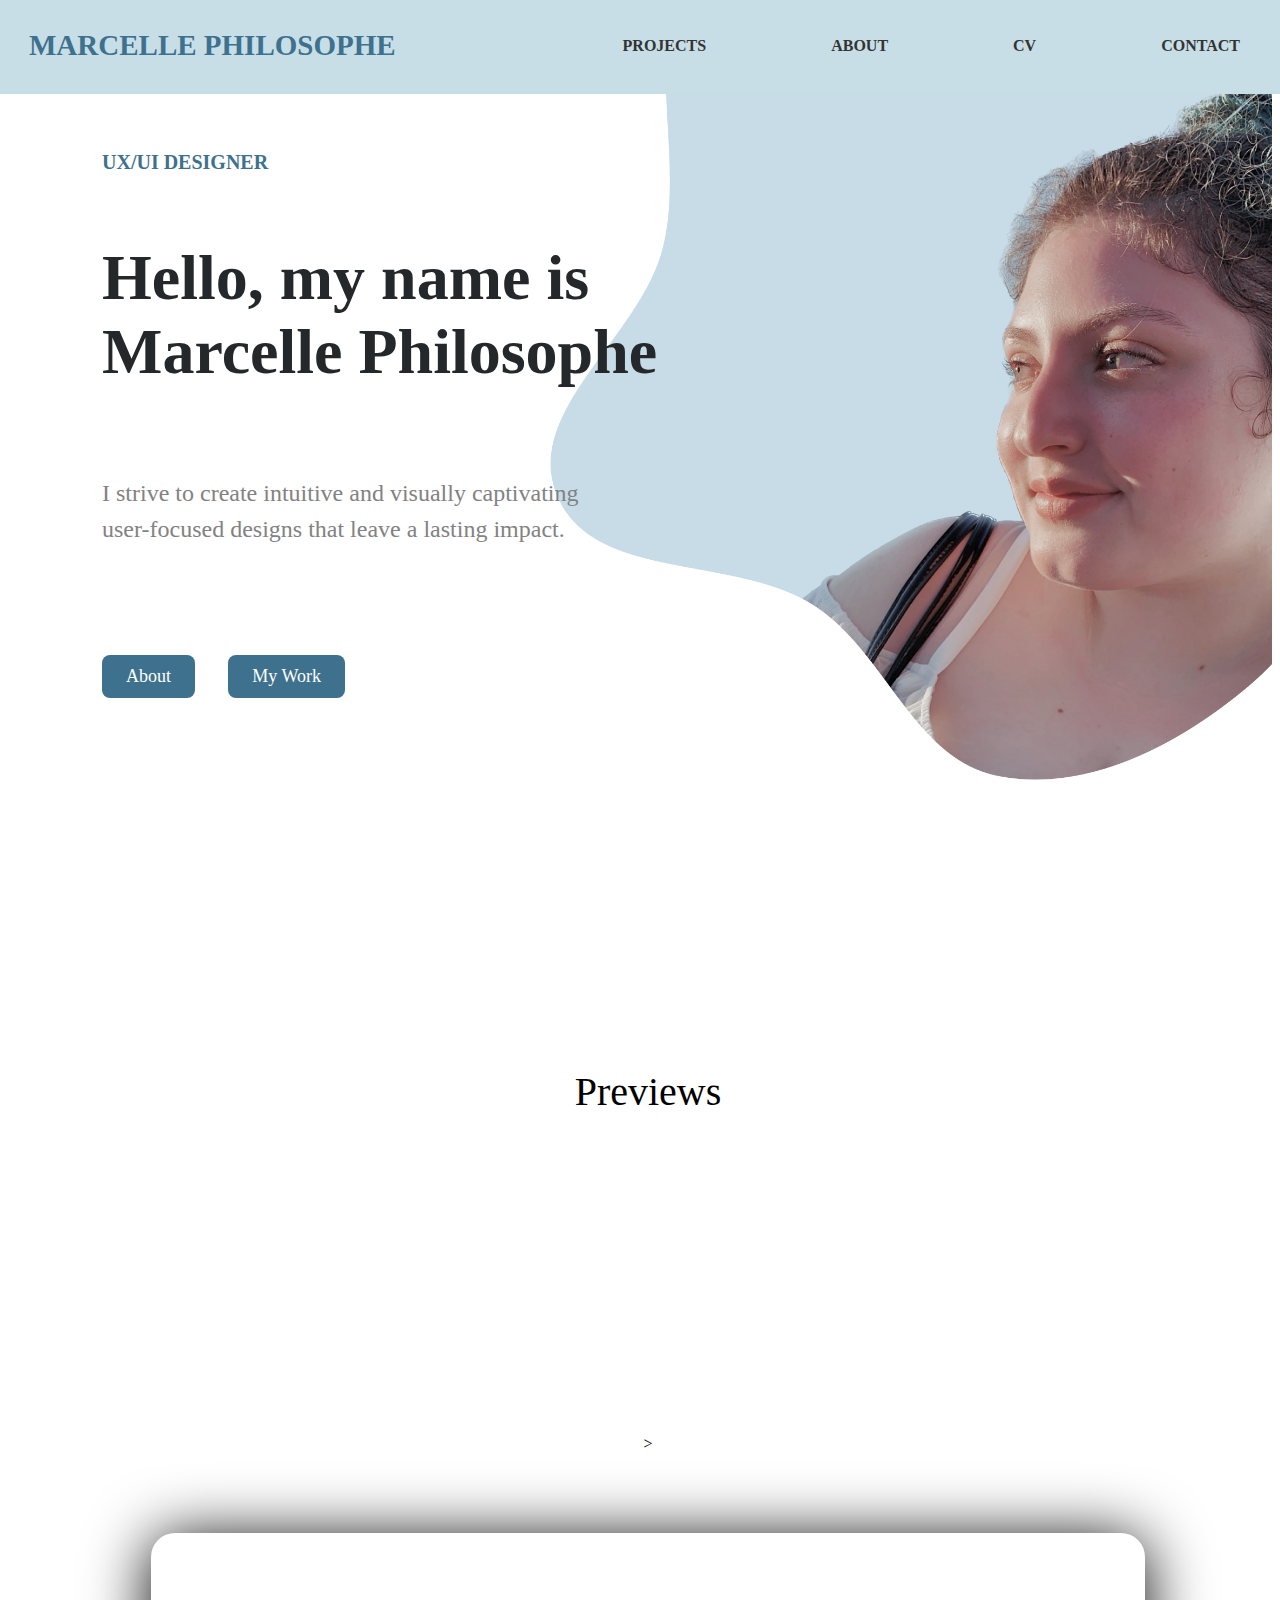
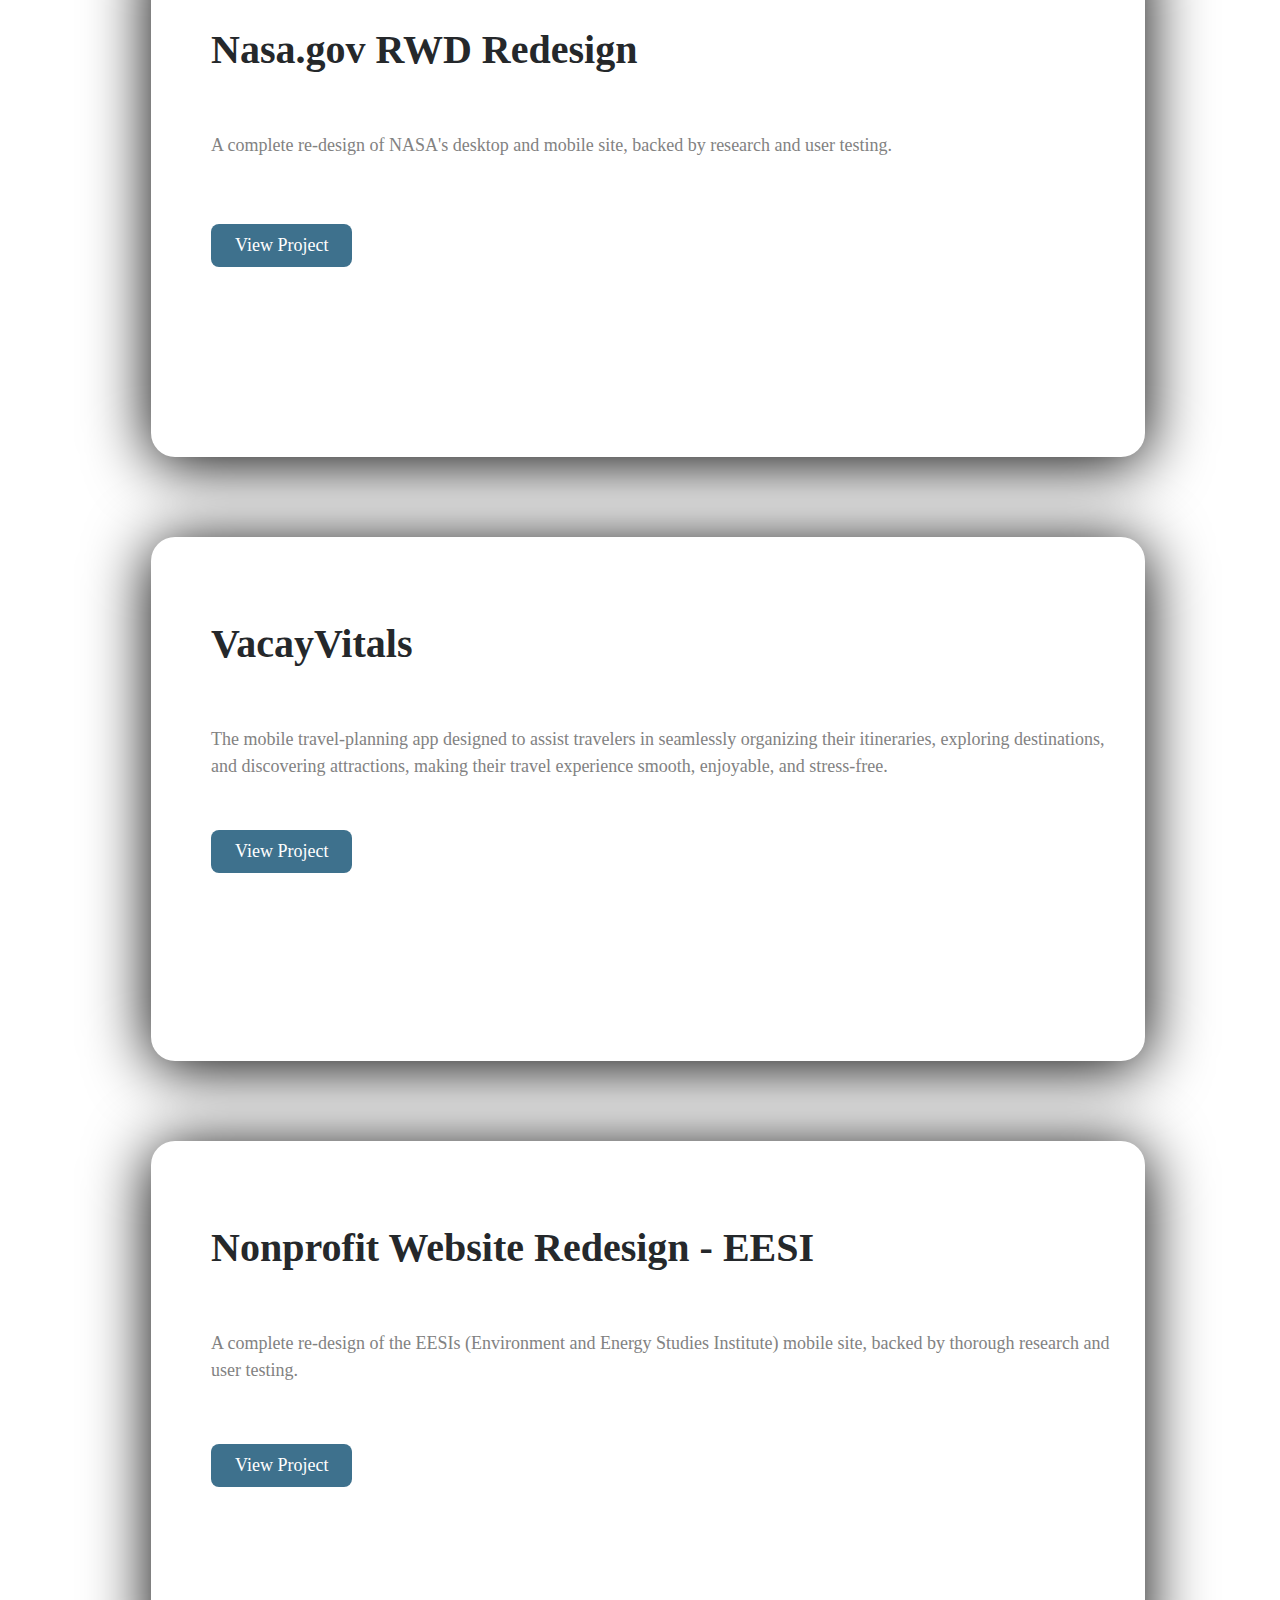
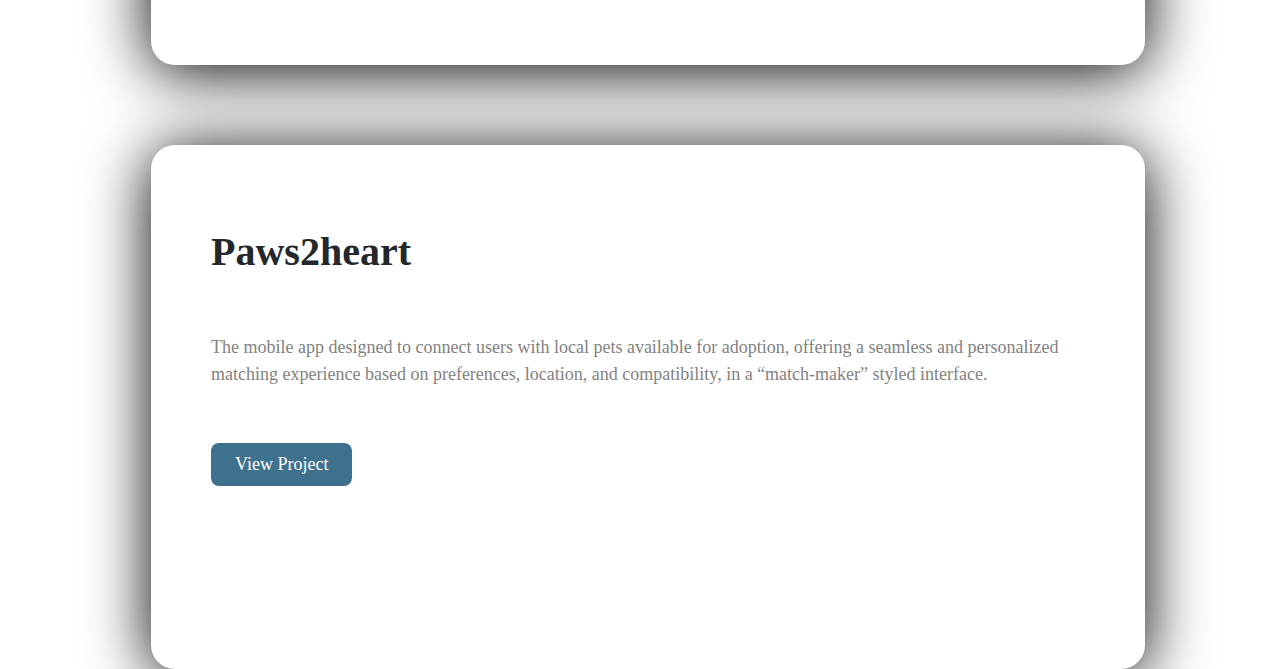
<file: index.html>
<!DOCTYPE html>
<html>
<head>
    <link rel="stylesheet" type="text/css" href="index.css">

</head>
<body>
  <header>
    <nav>
        <p style=
        "color: #3E718D;
        font-family: Nunito Sans;
        font-size: 29px;
        font-style: normal;
        font-weight: 600;
        line-height: normal;
        text-transform: uppercase;">Marcelle Philosophe</p>
        <div>
            <button class="menu-item" onclick="navigateTo('MyWork.html')">Projects</button>
            <button class="menu-item" onclick="navigateTo('about.html')">About</button>
            <button class="menu-item" onclick="navigateTo('cv.html')">CV</button>
            <button class="menu-item" onclick="navigateTo('contact.html')">Contact</button>
        </div>
    </nav>
  </header>
  
  <main>
    <section>
        <div class="main-div-1">
            <h1 style="
                color: #3E718D;
                font-family: Nunito Sans;
                font-size: 20px;
                font-style: normal;
                font-weight: 700;
                line-height: normal;
                text-transform: uppercase;
                ">UX/UI Designer</h1>
            <div class="main-div-2">
                <h2 class="main-head" style= "font-size: 64px;">
                    Hello, my name is Marcelle Philosophe
                </h2>
                <p class="body" style="
                    font-size: 24px;
                    width: 486px;
                    left: 0;
                    padding-bottom: 40px;">
                    I strive to create intuitive and visually 
                    captivating user-focused designs that leave a 
                    lasting impact.
                </p>
            </div>
            <div class= "main-buttons">
                <button class="button">About</button> 
                <button class="button">My Work</button> 
            </div>
        </div>
    <div>
        <img src="main pic profile.png" alt="main-profile" class="right-photo">
    </div>
    </section>

    <div class="card-container">
        <p class="preview" style="padding-bottom: 200px;">Previews</p>>
        <div class="card">
            <div class="card-text">
                <h1 class="main-card-head" style="padding-top: 10px;">Nasa.gov RWD Redesign</h1>
                <p class="main-card-body" style="padding-bottom: 40px;">A complete re-design of NASA's desktop
                and mobile site, backed by research and 
                user testing.</p>
                <button class="button">View Project</button> 
            </div>
        </div>
        <div class="card">
            <div class="card-text">
                <h1 class="main-card-head">VacayVitals</h1>
                <p class="main-card-body" style="padding-bottom: 25px;">The mobile travel-planning app designed 
                    to assist travelers in seamlessly organizing 
                    their itineraries, exploring destinations, 
                    and discovering attractions, making their 
                    travel experience smooth, enjoyable, 
                    and stress-free.</p>
                <button class="button">View Project</button> 
            </div>
        </div>
        <div class="card">
            <div class="card-text">
                <h1 class="main-card-head">Nonprofit Website Redesign - EESI</h1>
                <p class="main-card-body" style="padding-bottom: 35px;">A complete re-design of the EESIs 
                (Environment and Energy Studies Institute) 
                mobile site, backed by thorough research 
                and user testing.</p>
                <button class="button">View Project</button> 
            </div>
        </div>
        <div class="card">
            <div class="card-text">
                <h1 class="main-card-head">Paws2heart</h1>
                <p class="main-card-body" style="padding-bottom: 30px;">The mobile app designed to connect users with 
                local pets available for adoption, offering a 
                seamless and personalized matching experience 
                based on preferences, location, 
                and compatibility, in a “match-maker”
                styled interface.</p>
                <button class="button">View Project</button> 
            </div>
        </div>
    </div>
  </main>
  <script src="marcelle.js"></script>
</body>
</html>
</file>
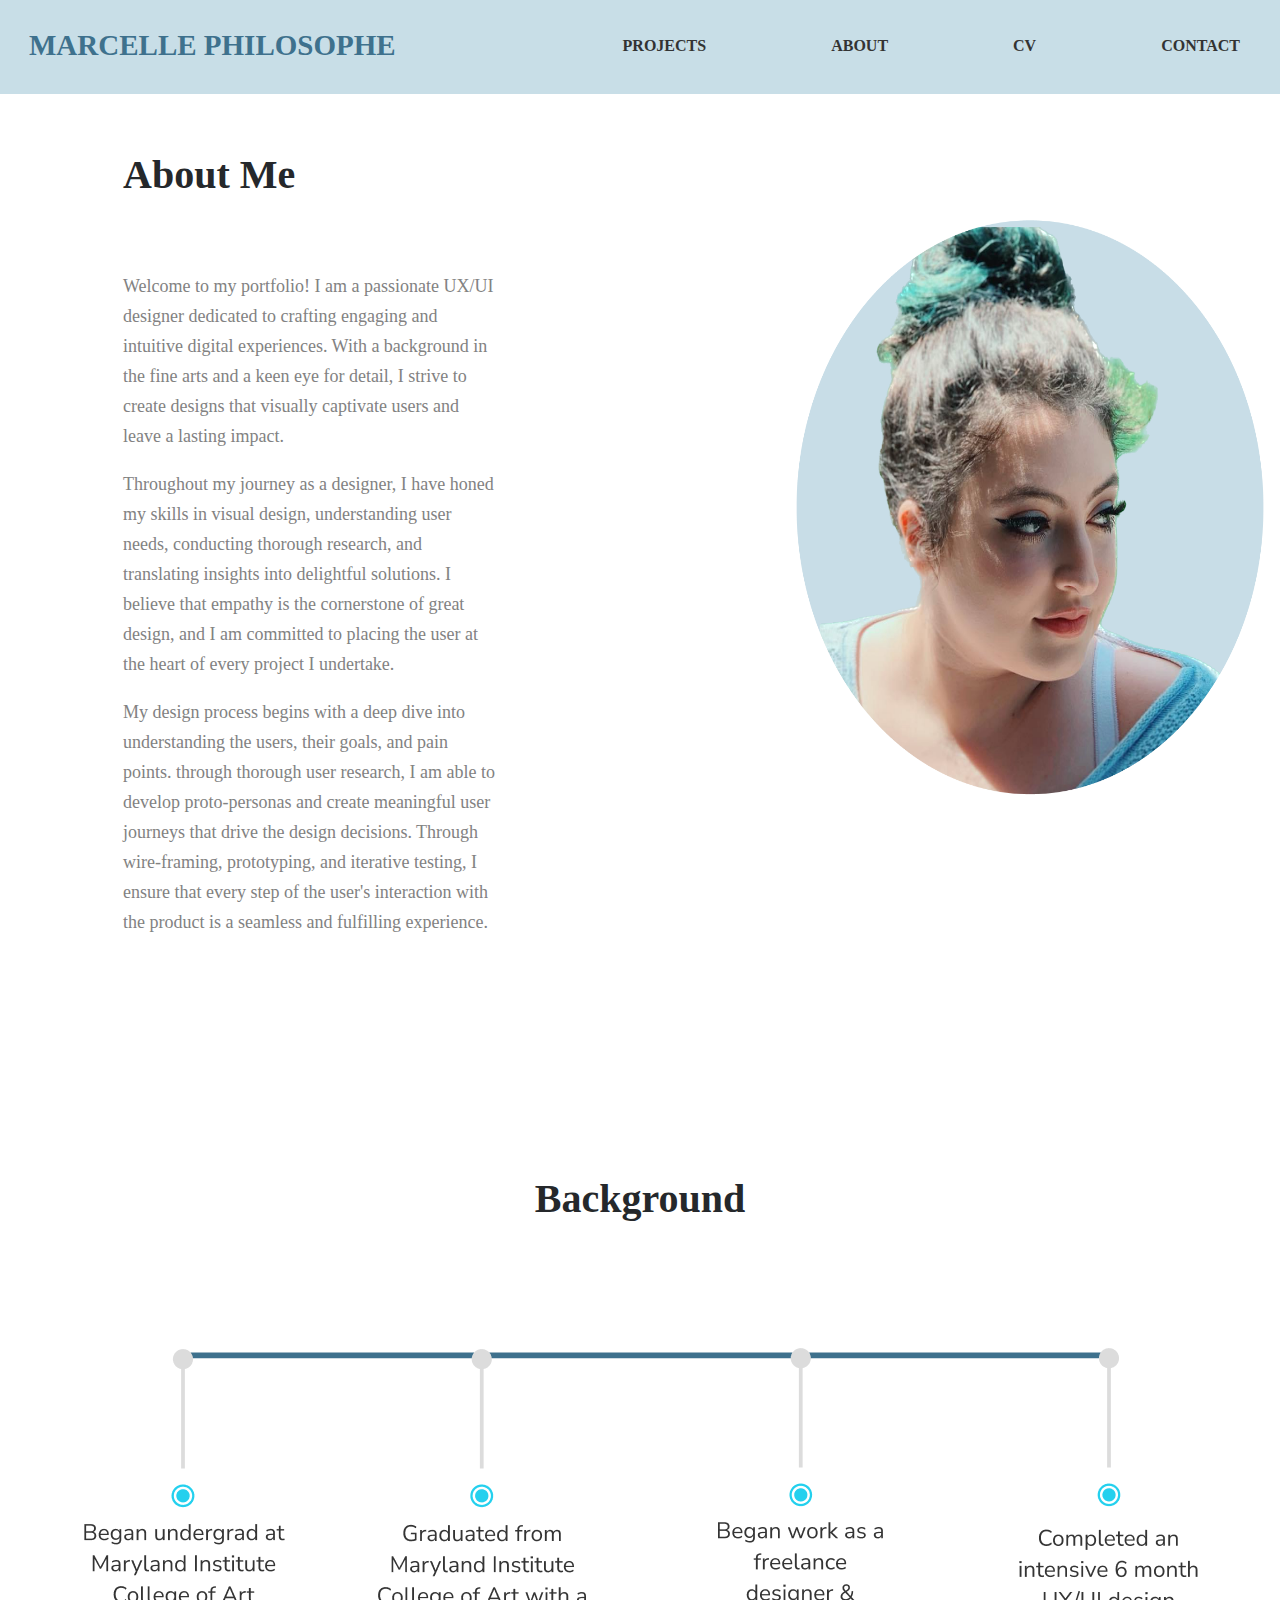
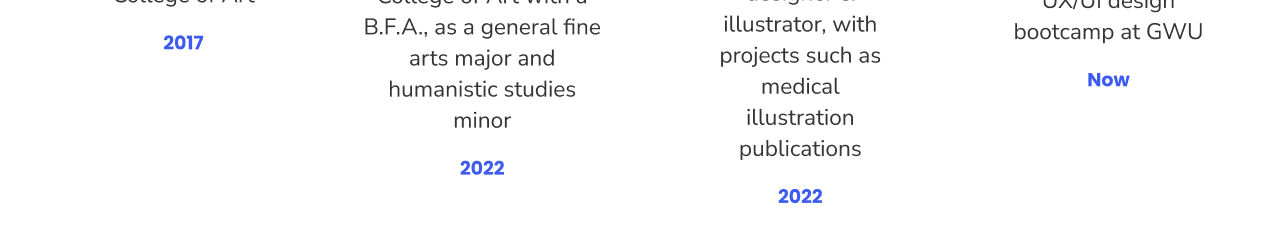
<file: about.html>
<!DOCTYPE html>
<html>
<head>
    <link rel="stylesheet" type="text/css" href="index.css">
</head>
<body>
  <header>
    <nav>
        <p style=
        "color: #3E718D;
        font-family: Nunito Sans;
        font-size: 29px;
        font-style: normal;
        font-weight: 600;
        line-height: normal;
        text-transform: uppercase;">Marcelle Philosophe</p>
        <div>
            <button class="menu-item" onclick="navigateTo('MyWork.html')">Projects</button>
            <button class="menu-item" onclick="navigateTo('about.html')">About</button>
            <button class="menu-item" onclick="navigateTo('cv.html')">CV</button>
            <button class="menu-item" onclick="navigateTo('contact.html')">Contact</button>
        </div>
    </nav>
  </header>
  <main>
    <div class="grid-container">
        <div class="about-me">
          <h2>About Me</h2>
          <p>
            <p>
            Welcome to my portfolio! I am a passionate UX/UI designer dedicated to 
            crafting engaging and intuitive digital experiences. With a background 
            in the fine arts and a keen eye for detail, I strive to create designs that visually captivate users and leave a lasting impact.
            </p>
            <p>
            Throughout my journey as a designer, I have honed my skills in visual design, 
            understanding user needs, conducting thorough research, and translating insights into delightful solutions. 
            I believe that empathy is the cornerstone of great design, and I am committed to placing the user at the heart 
            of every project I undertake.
            </p>
            <p>
            My design process begins with a deep dive into understanding the users, their goals, and pain points. 
            through thorough user research, I am able to develop proto-personas and create meaningful user journeys 
            that drive the design decisions. Through wire-framing, prototyping, and iterative testing, I ensure that 
            every step of the user's interaction with the product is a seamless and fulfilling experience.
            </p>
          </p>
        </div>
        <div class="image-right">
          <!-- Image for the right column -->
          <img src="about me.png" alt="about me profile pic">
        </div>
      </div>
    <div class="background-container">
        <h3>Background</h3>
        <img src="background.png" alt="background">
    </div>
  </main>
  <script src="marcelle.js"></script>
</body>
</html>
</file>
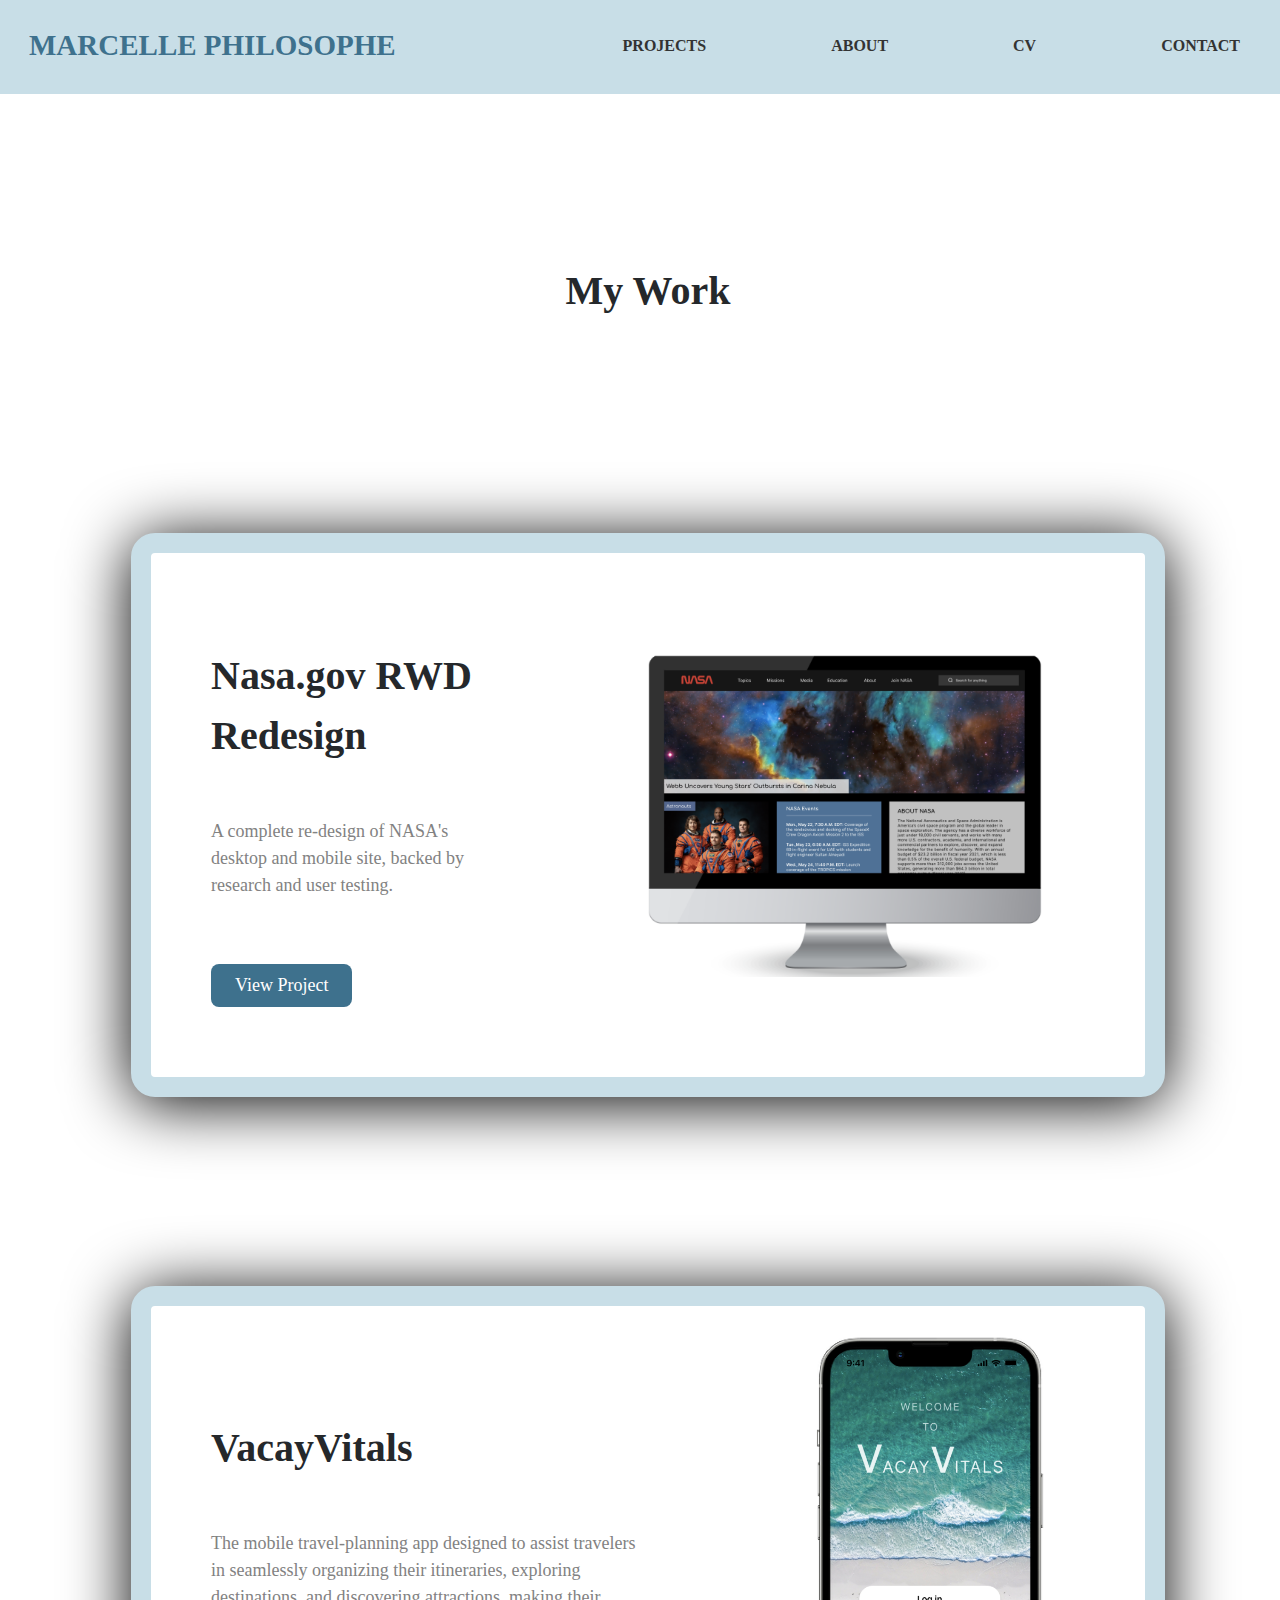
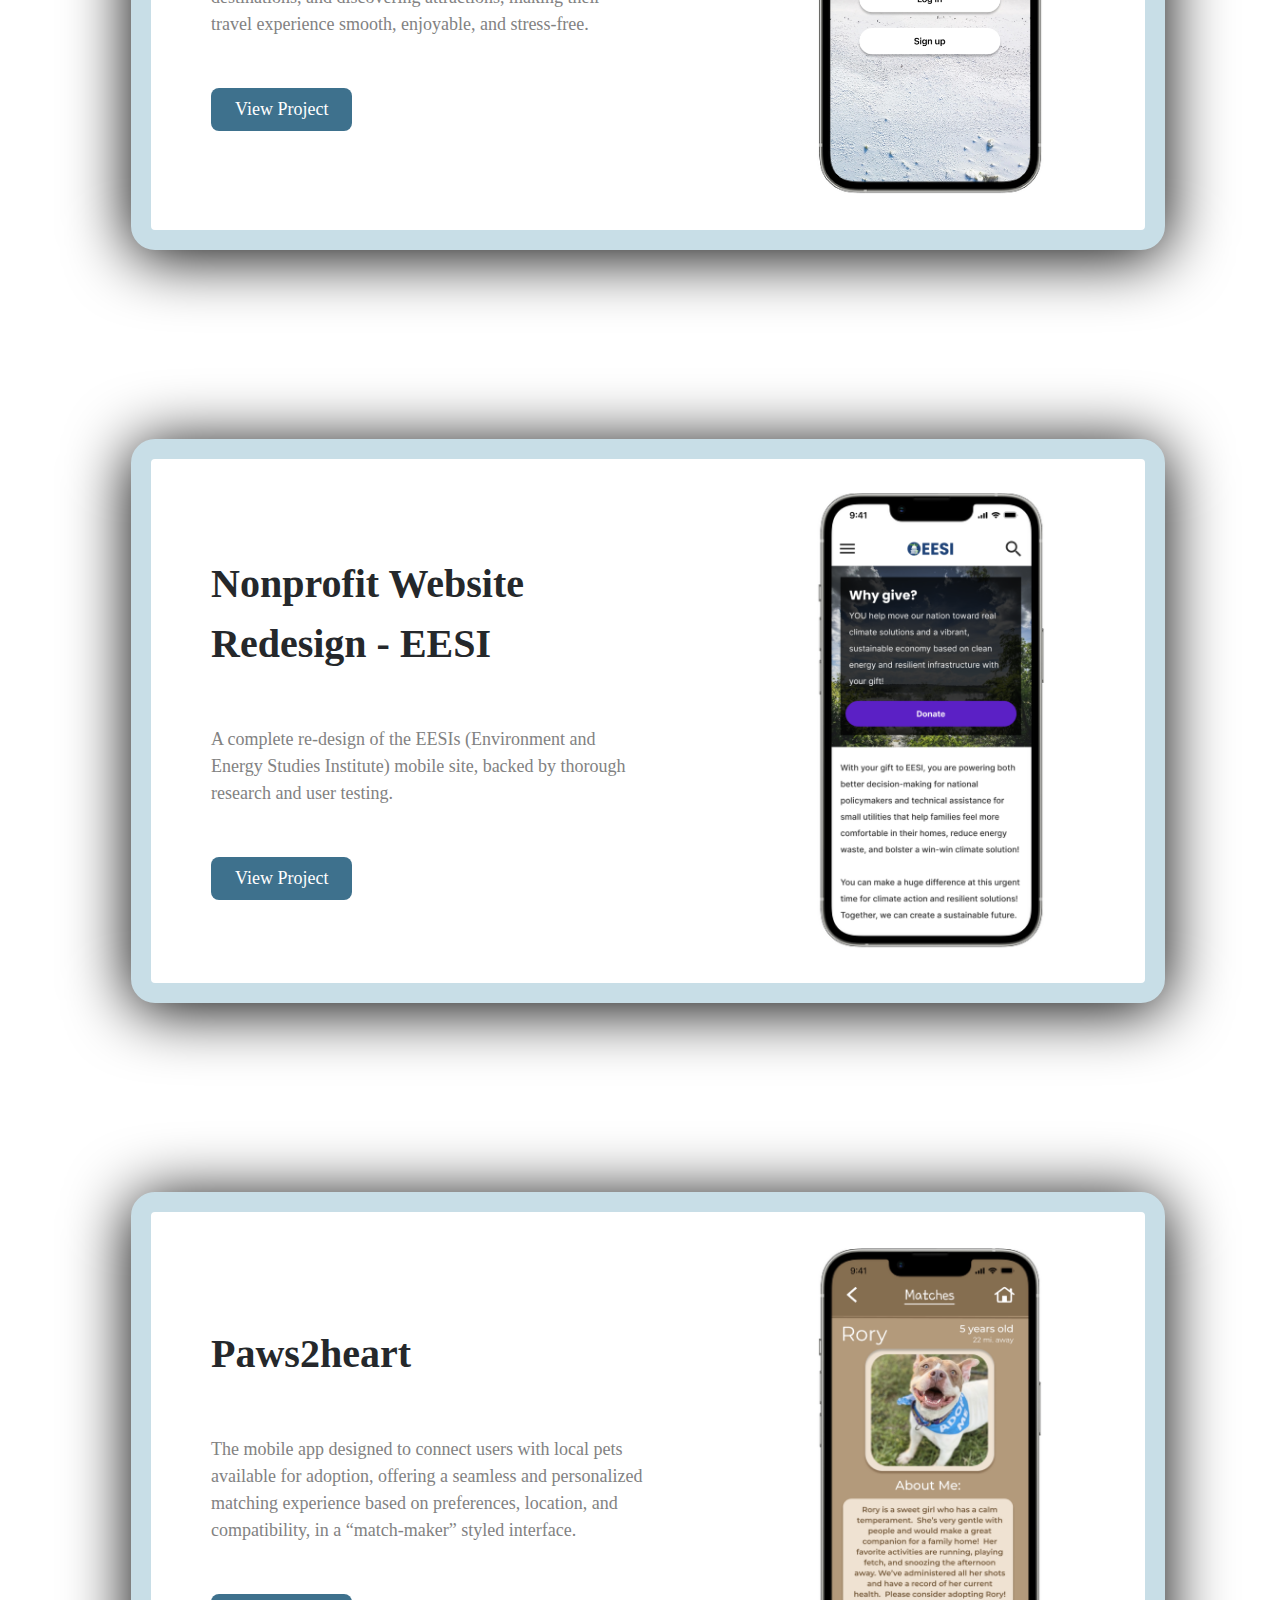
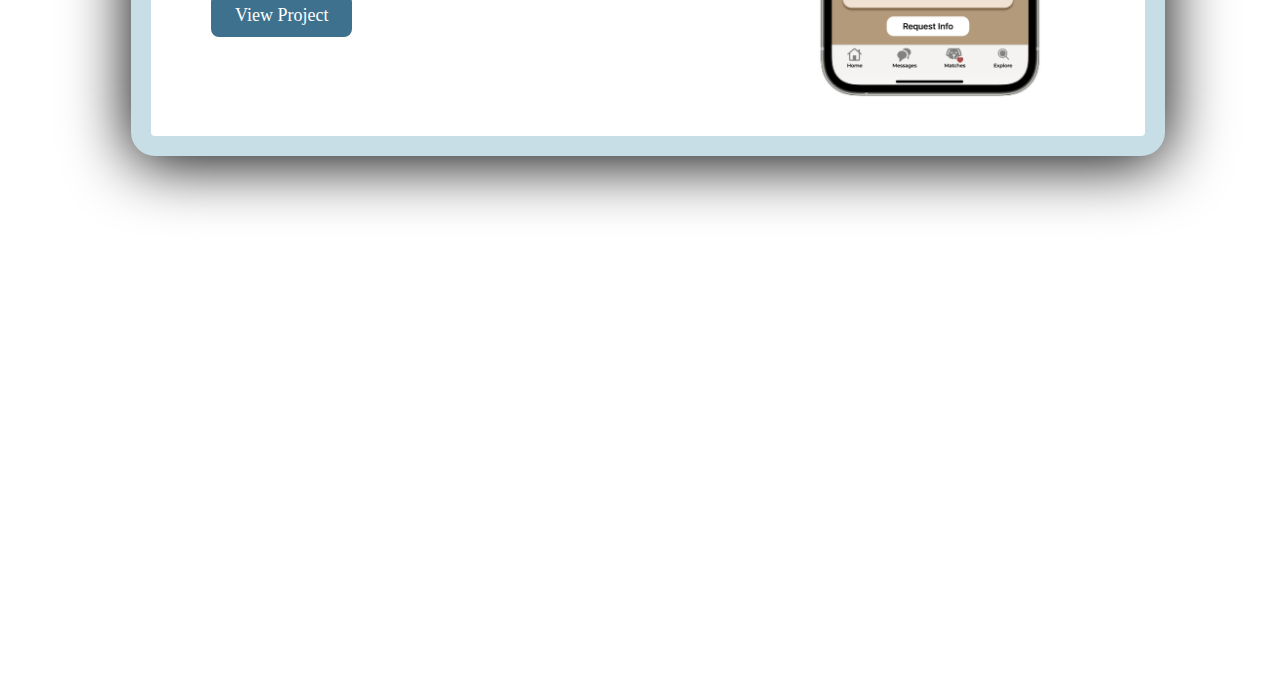
<file: MyWork.html>
<!DOCTYPE html>
<html>
<head>
    <link rel="stylesheet" type="text/css" href="index.css">
</head>
<body>
  <header>
    <nav>
        <p style=
        "color: #3E718D;
        font-family: Nunito Sans;
        font-size: 29px;
        font-style: normal;
        font-weight: 600;
        line-height: normal;
        text-transform: uppercase;">Marcelle Philosophe</p>
        <div>
            <button class="menu-item" onclick="navigateTo('MyWork.html')">Projects</button>
            <button class="menu-item" onclick="navigateTo('about.html')">About</button>
            <button class="menu-item" onclick="navigateTo('cv.html')">CV</button>
            <button class="menu-item" onclick="navigateTo('contact.html')">Contact</button>
        </div>
    </nav>
  </header>
  
  <main>
    <div class="card-container-2">
        <h4>My Work</h4>
        <div class="card-2">
            <div class="card-text">
                <h1 class="main-card-head" style="padding-top: 10px;">Nasa.gov RWD Redesign</h1>
                <p class="main-card-body" style="padding-bottom: 40px;">A complete re-design of NASA's desktop
                and mobile site, backed by research and 
                user testing.</p>
                <button class="button">View Project</button> 
            </div>
            <img style="width: 400px" src="nasa redesign.png" alt="nasa">
        </div>
        <div class="card-2">
            <div class="card-text">
                <h1 class="main-card-head">VacayVitals</h1>
                <p class="main-card-body" style="padding-bottom: 25px;">The mobile travel-planning app designed 
                to assist travelers in seamlessly organizing 
                their itineraries, exploring destinations, 
                and discovering attractions, making their 
                travel experience smooth, enjoyable, 
                and stress-free.</p>
                 <button class="button">View Project</button> 
            </div>
            <img src="vacayvitals.png" alt="vacayvitals">
        </div>
        <div class="card-2">
            <div class="card-text">
                <h1 class="main-card-head">Nonprofit Website Redesign - EESI</h1>
                <p class="main-card-body" style="padding-bottom: 25px;">A complete re-design of the EESIs 
                (Environment and Energy Studies Institute) 
                mobile site, backed by thorough research 
                and user testing.</p>
                 <button class="button">View Project</button> 
            </div>
            <img src="eesi.png" alt="eesi">
        </div>
        <div class="card-2">
            <div class="card-text">
                <h1 class="main-card-head">Paws2heart</h1>
                <p class="main-card-body" style="padding-bottom: 25px;">The mobile app designed to connect users with 
                local pets available for adoption, offering a 
                seamless and personalized matching experience 
                based on preferences, location, 
                and compatibility, in a “match-maker”
                styled interface.</p>
                 <button class="button">View Project</button> 
            </div>
            <img src="paws2heart.png" alt="paws2heart">
        </div>
    </div>
  </main>
  <script src="marcelle.js"></script>
</body>
</html>
</file>
<file: index.css>
body {
    background-color: white
  }
  
  header {
    background-color: #C8DEE7;
    width: 100%;
    height: 94px;
    flex-shrink: 0;
    top: 0px;
    left: 0px;
    position: absolute;
    z-index: 999;
  }

  nav {
    display: flex;
    justify-content: space-between;
  }

  nav p {
    padding-left: 29px;
  }

  nav div {
    display: inline-flex;
    justify-content: center;
    align-items: center;
    gap: 65px;

  }
  

  nav .menu-item {
    background-color: transparent;
    color: #333;
    font-family: Nunito Sans;
    font-size: 16px;
    font-weight: 600;
    padding: 10px 20px;
    border-radius: 4px;
    border: none;
    cursor: pointer;
    border-radius: 4px;
    margin-right: 20px;
    text-transform: uppercase;
    transition: 0.5s ease;
    text-decoration: none;

  }
 
  nav .menu-item:hover {
    text-decoration: underline;
    color: black;

  }

  
 .main-div-1 {
    position: absolute;
    left: 102px;
    top: 138px;
    width: 608px;
    flex-direction: column;
    align-items: flex-start;
    gap: 9px;
  }

  .main-div-2 {
    display: flex;
    flex-direction: column;
    align-items: flex-start;
    gap: 9px;
  }
  
  .main-head {
    color: #25282B;
    font-family: Playfair Display;
    font-style: bold; 
    font-size: 32px;
  }

  .right-photo {
    padding-top: 86px;
    float: right;
    width: 770px;
  
  }



  .body {
    color: #828282;
    font-family: Nunito Sans;
    font-size: 24px;
    font-style: normal;
    font-weight: 400;
    line-height: 36px;
  }

  .main-buttons {
    display: flex;
    flex-direction: row;
    align-items: flex-start;
    padding-top: 44px;
    justify-content: space-between;
    width: 243px;
    transition: .15s ease-in; 

  }

  .main-buttons:hover {
    color: #193342;
  }
  
  .card-container {
    position: absolute;
    padding-top: 1020px;
    padding-bottom: 500px;
    display: flex;
    height: 2330px;
    width: 100%;
    flex-direction: column;
    align-items: center;
    flex-shrink: 0;
    gap: 80px;
    
  }

  .preview {
    font-size: 40px;
  }


  .card-container-2 {
    position: absolute;
    padding-top: 200px;
    padding-bottom: 500px;
    display: flex;
    width: 100%;
    flex-direction: column;
    align-items: center;
    gap: 159px;


  }


  .card-text {
    display: flex;
    flex-direction: column;
    width: 407px;
    align-items: flex-start;
    gap: 7px;
    padding-left: 60px;
    padding-top: 50px;

  }
  .card {
    display: flex;
    width: 994px;
    height: 524px;
    align-items: flex-start;
    flex-shrink: 0;
    border-radius: 24px;
    background: #FFF;
    box-shadow: 0px 6px 64px 0px;
  }


  .card-2 {
    display: flex;
    width: 994px;
    height: 524px;
    align-items: flex-start;
    border-radius: 24px;
    background: #FFF;
    box-shadow: 0px 6px 64px 0px;
    border: 20px #C8DEE7;
    border-style: solid;
    
  }
  


  .main-card-head {
    color: #25282B;
    font-family: Playfair Display;
    font-size: 40px;
    font-style: normal;
    font-weight: 700;
    line-height: 60px;

  }
  
  .main-card-body {
    color: #828282;
    font-family: Nunito;
    font-size: 18px;
    font-style: normal;
    font-weight: 400;
    line-height: 27px;
    padding-bottom: 60px;
  }
  

  .button {
    display: inline-flex;
    padding: 8px 24px;
    align-items: flex-start;
    border-radius: 8px;
    background: #3E718D;
    border: none;
    font-family: Roboto;
    font-size: 18px;
    color: #ffffff;
    font-style: normal;
    font-weight: 500;
    line-height: 150%;
    transition: .15s ease-in; 

  }
  
  .button:hover {
    background-color: #193342;
  

  }
  
  .grid-container {
    display: grid;
    grid-template-columns: 1fr 1fr; 
    gap: 285px; 
    padding-top: 90px;
  
  }

  .image-right img {
    max-width: 100%;
    height: 590px;
    padding-top: 115px;
  }

  .about-me {
    padding-left: 115px;
    grid-column: 1; 
  }

  .about-me h2 {
    color: #25282B;
    font-family: Playfair Display;
    font-style: bold; 
    font-size: 40px;
    padding-bottom: 40px;
    padding-top: 20px;

  }

  .about-me p {
    color: #828282;
    font-family: Nunito Sans;
    font-size: 18px;
    line-height: 30px;
  
  }
    
  .background-container h3 {
    color: #25282B;
    font-family: Playfair Display;
    font-style: bold; 
    font-size: 40px;
    padding-bottom: 80px;
    padding-top: 50px;
    text-align: center;
    width: 100%;

  }

  .background-container {
    display: flex;
    justify-content: center;
    align-items: center;
    flex-direction: column;
    padding-top: 130px;
}

.background-container img {
    max-width: 100%;
    max-height: 100%;
}

.card-container-2 {
  display: flex;
  flex-direction: column;
  justify-content: center;
  align-items: center;

}

.card-container-2 h4 {
    color: #25282B;
    font-family: Playfair Display;
    font-size: 40px;
    font-style: normal;
    font-weight: 700;
    line-height: 60px;
}

.card-2 {
  display: flex;
  align-items: center;
  margin-bottom: 30px;
}

.card-2 img {
  width: 230px; 
  margin-left: 150px;
  margin-right: 100px;
}

.card-text {
  flex: 1;
  padding-right: 20px;
  margin-bottom: 65px;
}
</file>
